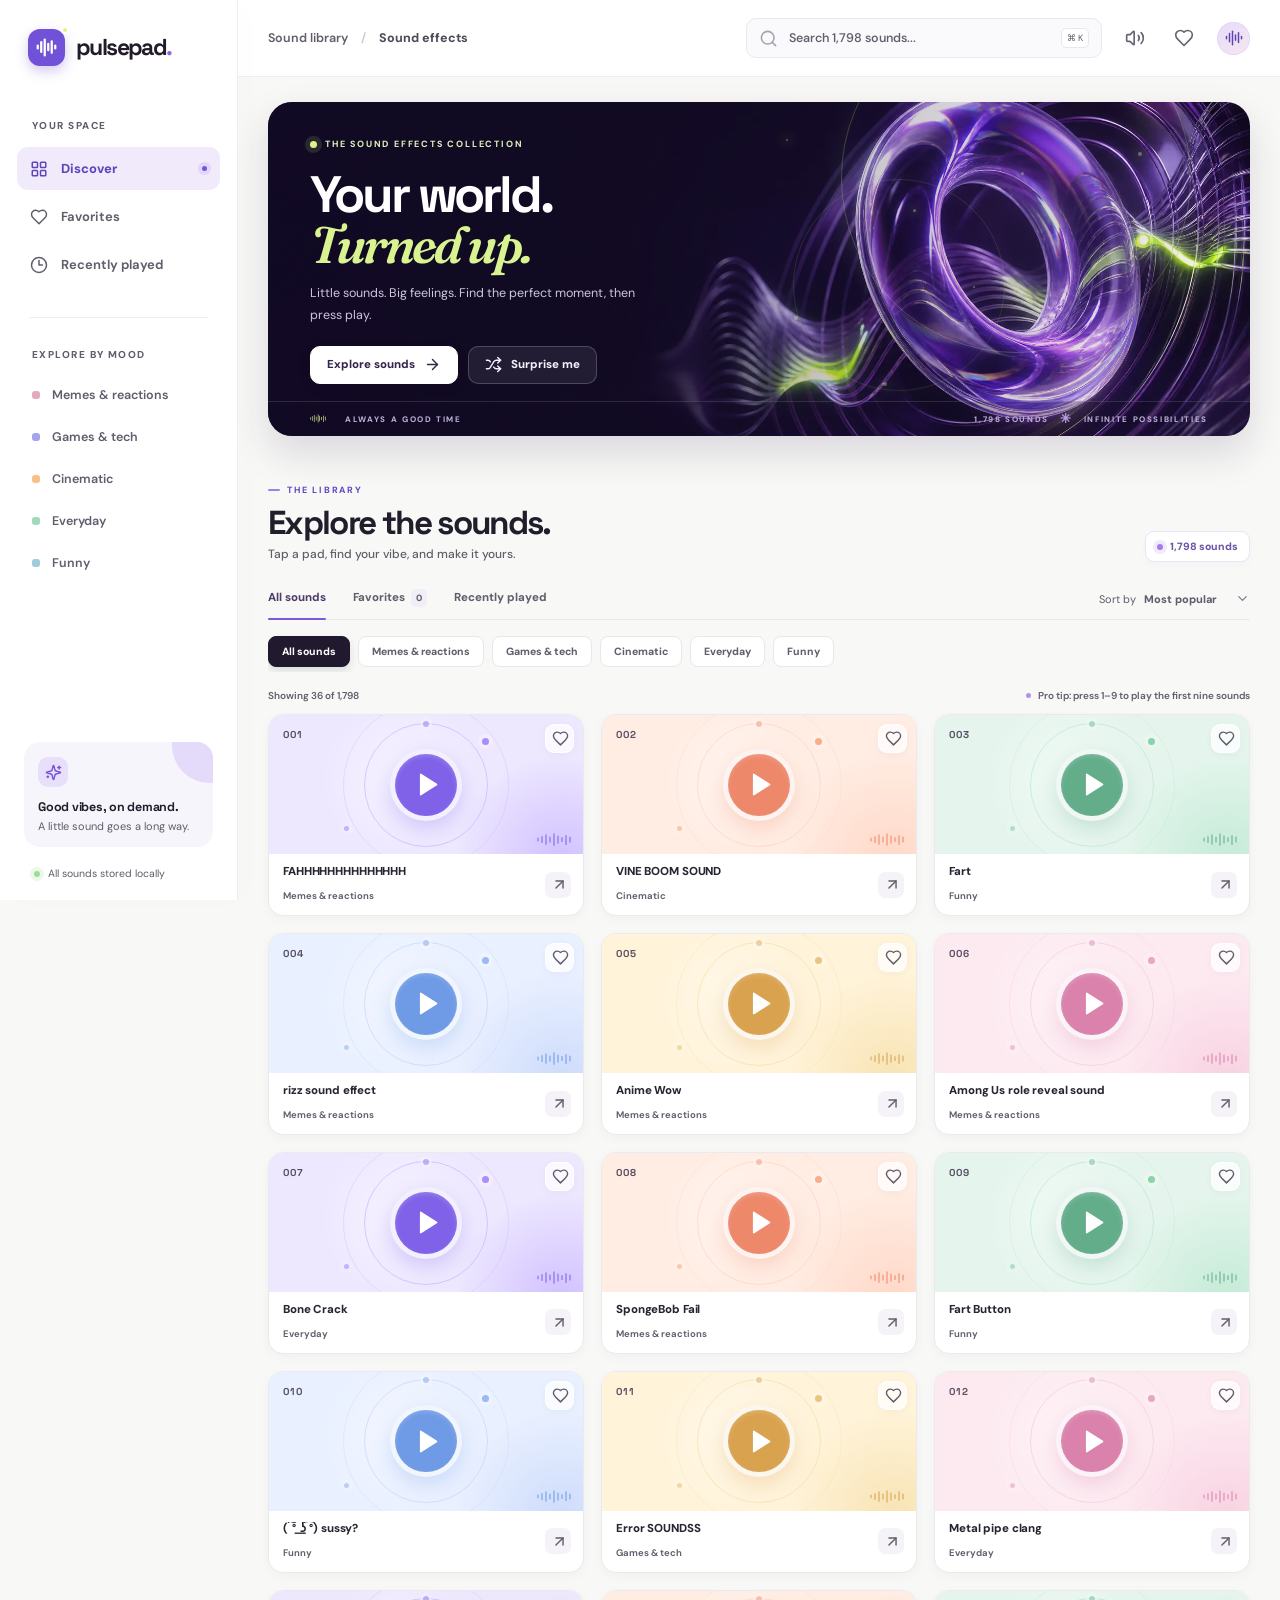
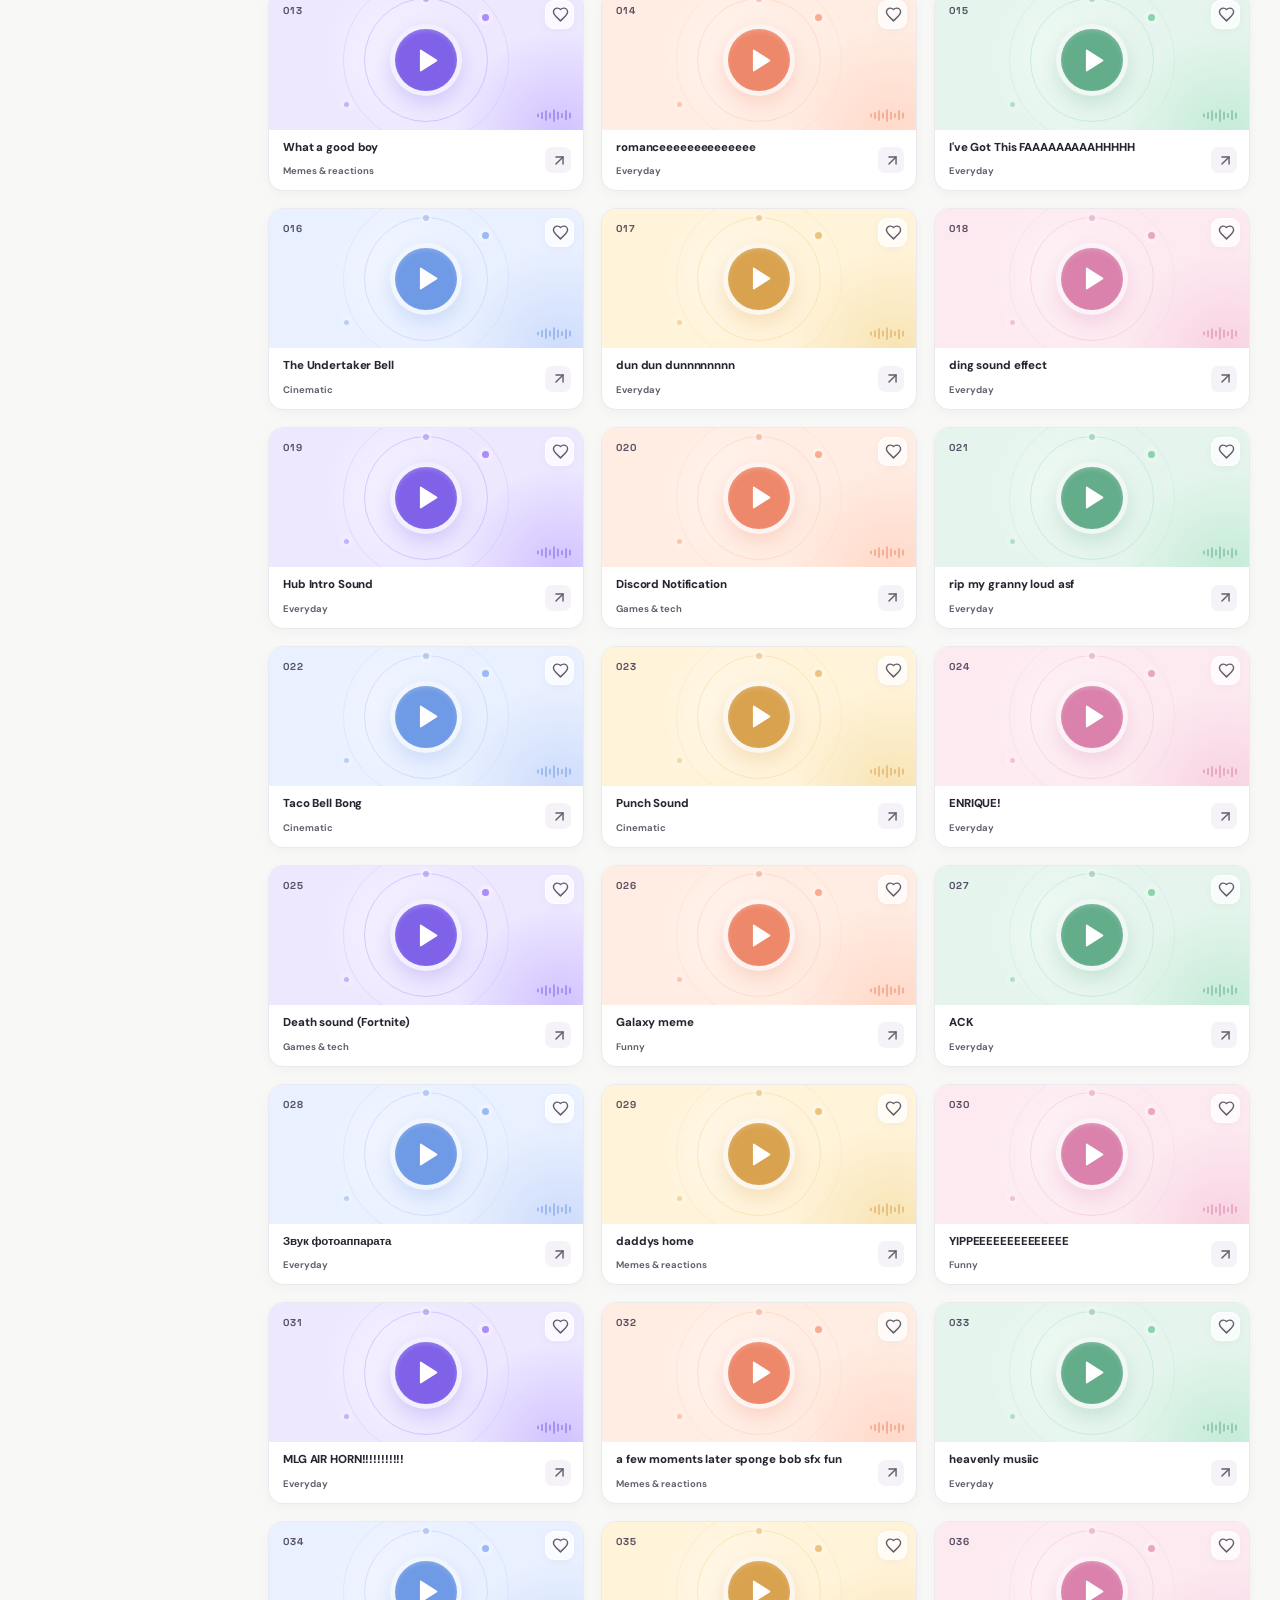
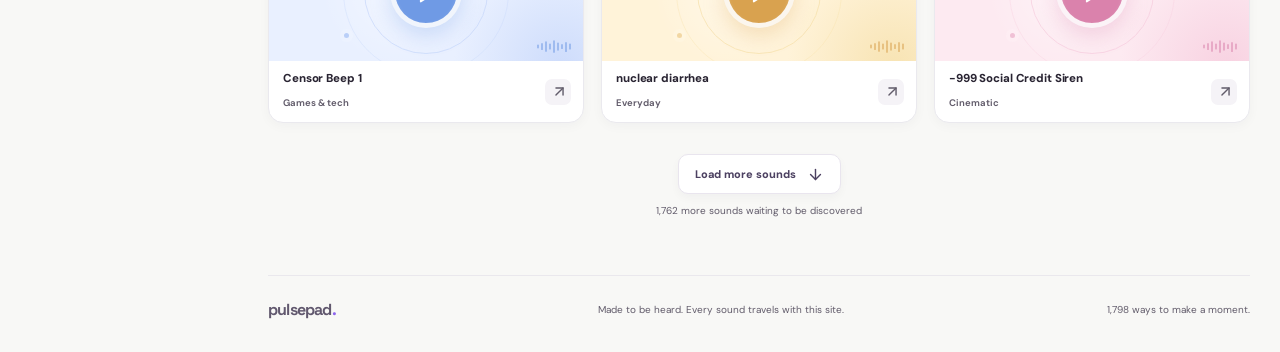
<file: index.html>
<!doctype html>
<html lang="en">
  <head>
    <meta charset="UTF-8" />
    <meta name="viewport" content="width=device-width, initial-scale=1" />
    <meta name="theme-color" content="#f8f8f6" />
    <meta name="description" content="Pulsepad is an animated, offline-ready soundboard with 1,798 locally bundled effects." />
    <link rel="icon" type="image/svg+xml" href="./media/icon.svg" />
    <link rel="canonical" href="https://pulsepad.app/" />
    <meta property="og:type" content="website" />
    <meta property="og:site_name" content="Pulsepad" />
    <meta property="og:url" content="https://pulsepad.app/" />
    <meta property="og:title" content="Pulsepad — Instant Sound Effects" />
    <meta property="og:description" content="Your world. Turned up. 1,798 instant sound effects — tap a pad and press play." />
    <meta property="og:image" content="https://pulsepad.app/media/og-image.jpg" />
    <meta property="og:image:type" content="image/jpeg" />
    <meta property="og:image:width" content="1200" />
    <meta property="og:image:height" content="630" />
    <meta property="og:image:alt" content="Pulsepad — Your world. Turned up. The sound effects collection." />
    <meta name="twitter:card" content="summary_large_image" />
    <meta name="twitter:title" content="Pulsepad — Instant Sound Effects" />
    <meta name="twitter:description" content="Your world. Turned up. 1,798 instant sound effects — tap a pad and press play." />
    <meta name="twitter:image" content="https://pulsepad.app/media/og-image.jpg" />
    <link rel="preload" as="image" href="./media/hero.webp" fetchpriority="high" />
    <link rel="stylesheet" href="./style.css" />
    <title>Pulsepad — Instant Sound Effects</title>
    <script defer src="./app.js"></script>
  </head>
  <body>
    <div id="root"><div class="app-shell"><a class="skip-link" href="#library-title">Skip to sound library</a><aside id="mobile-navigation" class="sidebar"><button class="brand" type="button" aria-label="Pulsepad home"><span class="brand-mark"><svg xmlns="http://www.w3.org/2000/svg" width="21" height="21" viewBox="0 0 24 24" fill="none" stroke="currentColor" stroke-width="2.6" stroke-linecap="round" stroke-linejoin="round" class="lucide lucide-audio-lines"><path d="M2 10v3"></path><path d="M6 6v11"></path><path d="M10 3v18"></path><path d="M14 8v7"></path><path d="M18 5v13"></path><path d="M22 10v3"></path></svg></span><span>pulsepad<span class="brand-period">.</span></span></button><div class="sidebar-body"><div class="nav-label">YOUR SPACE</div><nav class="side-nav" aria-label="Main navigation"><button class="nav-item selected" type="button"><svg xmlns="http://www.w3.org/2000/svg" width="18" height="18" viewBox="0 0 24 24" fill="none" stroke="currentColor" stroke-width="2" stroke-linecap="round" stroke-linejoin="round" class="lucide lucide-layout-grid"><rect width="7" height="7" x="3" y="3" rx="1"></rect><rect width="7" height="7" x="14" y="3" rx="1"></rect><rect width="7" height="7" x="14" y="14" rx="1"></rect><rect width="7" height="7" x="3" y="14" rx="1"></rect></svg><span>Discover</span><span class="nav-active-dot"></span></button><button class="nav-item" type="button"><svg xmlns="http://www.w3.org/2000/svg" width="18" height="18" viewBox="0 0 24 24" fill="none" stroke="currentColor" stroke-width="2" stroke-linecap="round" stroke-linejoin="round" class="lucide lucide-heart"><path d="M19 14c1.49-1.46 3-3.21 3-5.5A5.5 5.5 0 0 0 16.5 3c-1.76 0-3 .5-4.5 2-1.5-1.5-2.74-2-4.5-2A5.5 5.5 0 0 0 2 8.5c0 2.3 1.5 4.05 3 5.5l7 7Z"></path></svg><span>Favorites</span></button><button class="nav-item" type="button"><svg xmlns="http://www.w3.org/2000/svg" width="18" height="18" viewBox="0 0 24 24" fill="none" stroke="currentColor" stroke-width="2" stroke-linecap="round" stroke-linejoin="round" class="lucide lucide-clock3"><circle cx="12" cy="12" r="10"></circle><polyline points="12 6 12 12 16.5 12"></polyline></svg><span>Recently played</span></button></nav><div class="nav-divider"></div><div class="nav-label">EXPLORE BY MOOD</div><nav class="category-nav" aria-label="Sound categories"><button type="button" class="category-nav-item"><span class="category-dot category-dot-0"></span>Memes &amp; reactions</button><button type="button" class="category-nav-item"><span class="category-dot category-dot-1"></span>Games &amp; tech</button><button type="button" class="category-nav-item"><span class="category-dot category-dot-2"></span>Cinematic</button><button type="button" class="category-nav-item"><span class="category-dot category-dot-3"></span>Everyday</button><button type="button" class="category-nav-item"><span class="category-dot category-dot-4"></span>Funny</button></nav></div><div class="sidebar-bottom"><div class="sidebar-note"><span class="note-spark"><svg xmlns="http://www.w3.org/2000/svg" width="17" height="17" viewBox="0 0 24 24" fill="none" stroke="currentColor" stroke-width="2" stroke-linecap="round" stroke-linejoin="round" class="lucide lucide-sparkles"><path d="M9.937 15.5A2 2 0 0 0 8.5 14.063l-6.135-1.582a.5.5 0 0 1 0-.962L8.5 9.936A2 2 0 0 0 9.937 8.5l1.582-6.135a.5.5 0 0 1 .963 0L14.063 8.5A2 2 0 0 0 15.5 9.937l6.135 1.581a.5.5 0 0 1 0 .964L15.5 14.063a2 2 0 0 0-1.437 1.437l-1.582 6.135a.5.5 0 0 1-.963 0z"></path><path d="M20 3v4"></path><path d="M22 5h-4"></path><path d="M4 17v2"></path><path d="M5 18H3"></path></svg></span><strong>Good vibes, on demand.</strong><p>A little sound goes a long way.</p></div><span class="source-credit"><span class="offline-dot"></span> All sounds stored locally</span></div></aside><div class="main-column"><header class="topbar"><div class="topbar-left"><button class="mobile-menu icon-button" type="button" aria-label="Open navigation" aria-controls="mobile-navigation" aria-expanded="false"><svg xmlns="http://www.w3.org/2000/svg" width="22" height="22" viewBox="0 0 24 24" fill="none" stroke="currentColor" stroke-width="2" stroke-linecap="round" stroke-linejoin="round" class="lucide lucide-menu"><line x1="4" x2="20" y1="12" y2="12"></line><line x1="4" x2="20" y1="6" y2="6"></line><line x1="4" x2="20" y1="18" y2="18"></line></svg></button><span class="mobile-brand">pulsepad<span>.</span></span><span class="breadcrumb">Sound library <span>/</span> <strong>Sound effects</strong></span></div><div class="topbar-right"><label class="search-box"><svg xmlns="http://www.w3.org/2000/svg" width="19" height="19" viewBox="0 0 24 24" fill="none" stroke="currentColor" stroke-width="2" stroke-linecap="round" stroke-linejoin="round" class="lucide lucide-search"><circle cx="11" cy="11" r="8"></circle><path d="m21 21-4.3-4.3"></path></svg><input placeholder="Search 1,798 sounds..." aria-label="Search sounds" value=""/><kbd>⌘ K</kbd></label><div class="volume-wrap"><button class="top-icon-button" type="button" aria-label="Adjust volume" title="Adjust volume"><svg xmlns="http://www.w3.org/2000/svg" width="20" height="20" viewBox="0 0 24 24" fill="none" stroke="currentColor" stroke-width="2" stroke-linecap="round" stroke-linejoin="round" class="lucide lucide-volume2"><path d="M11 4.702a.705.705 0 0 0-1.203-.498L6.413 7.587A1.4 1.4 0 0 1 5.416 8H3a1 1 0 0 0-1 1v6a1 1 0 0 0 1 1h2.416a1.4 1.4 0 0 1 .997.413l3.383 3.384A.705.705 0 0 0 11 19.298z"></path><path d="M16 9a5 5 0 0 1 0 6"></path><path d="M19.364 18.364a9 9 0 0 0 0-12.728"></path></svg></button></div><button class="top-icon-button top-heart" type="button" aria-label="View favorites" title="Favorites"><svg xmlns="http://www.w3.org/2000/svg" width="20" height="20" viewBox="0 0 24 24" fill="none" stroke="currentColor" stroke-width="2" stroke-linecap="round" stroke-linejoin="round" class="lucide lucide-heart"><path d="M19 14c1.49-1.46 3-3.21 3-5.5A5.5 5.5 0 0 0 16.5 3c-1.76 0-3 .5-4.5 2-1.5-1.5-2.74-2-4.5-2A5.5 5.5 0 0 0 2 8.5c0 2.3 1.5 4.05 3 5.5l7 7Z"></path></svg></button><span class="header-avatar" aria-hidden="true"><svg xmlns="http://www.w3.org/2000/svg" width="18" height="18" viewBox="0 0 24 24" fill="none" stroke="currentColor" stroke-width="2" stroke-linecap="round" stroke-linejoin="round" class="lucide lucide-audio-lines"><path d="M2 10v3"></path><path d="M6 6v11"></path><path d="M10 3v18"></path><path d="M14 8v7"></path><path d="M18 5v13"></path><path d="M22 10v3"></path></svg></span></div></header><main class="content"><section class="hero" aria-labelledby="hero-heading"><div class="hero-motion" aria-hidden="true"><span class="hero-orbit hero-orbit-one"></span><span class="hero-orbit hero-orbit-two"></span><span class="hero-particle hero-particle-1"></span><span class="hero-particle hero-particle-2"></span><span class="hero-particle hero-particle-3"></span><span class="hero-particle hero-particle-4"></span><span class="hero-particle hero-particle-5"></span><span class="hero-particle hero-particle-6"></span><span class="hero-particle hero-particle-7"></span><span class="hero-particle hero-particle-8"></span><span class="hero-particle hero-particle-9"></span></div><div class="hero-inner"><span class="hero-eyebrow"><span class="eyebrow-pulse"></span> THE SOUND EFFECTS COLLECTION</span><h1 id="hero-heading">Your world.<br/><em>Turned up.</em></h1><p>Little sounds. Big feelings. Find the perfect moment, then press play.</p><div class="hero-actions"><button class="hero-primary" type="button">Explore sounds <svg xmlns="http://www.w3.org/2000/svg" width="17" height="17" viewBox="0 0 24 24" fill="none" stroke="currentColor" stroke-width="2" stroke-linecap="round" stroke-linejoin="round" class="lucide lucide-arrow-right"><path d="M5 12h14"></path><path d="m12 5 7 7-7 7"></path></svg></button><button class="hero-secondary" type="button"><svg xmlns="http://www.w3.org/2000/svg" width="17" height="17" viewBox="0 0 24 24" fill="none" stroke="currentColor" stroke-width="2" stroke-linecap="round" stroke-linejoin="round" class="lucide lucide-shuffle"><path d="m18 14 4 4-4 4"></path><path d="m18 2 4 4-4 4"></path><path d="M2 18h1.973a4 4 0 0 0 3.3-1.7l5.454-8.6a4 4 0 0 1 3.3-1.7H22"></path><path d="M2 6h1.972a4 4 0 0 1 3.6 2.2"></path><path d="M22 18h-6.041a4 4 0 0 1-3.3-1.8l-.359-.45"></path></svg> Surprise me</button></div></div><div class="hero-footer"><span><span class="wave-bars wave-bars-small" aria-hidden="true"><span style="height:7px;animation-delay:0ms"></span><span style="height:13px;animation-delay:65ms"></span><span style="height:19px;animation-delay:130ms"></span><span style="height:11px;animation-delay:195ms"></span><span style="height:23px;animation-delay:260ms"></span><span style="height:15px;animation-delay:325ms"></span><span style="height:9px;animation-delay:390ms"></span><span style="height:18px;animation-delay:455ms"></span><span style="height:11px;animation-delay:520ms"></span></span> ALWAYS A GOOD TIME</span><span>1,798<!-- --> SOUNDS <span class="hero-footer-star">✳</span> INFINITE POSSIBILITIES</span></div></section><section class="library-section" aria-labelledby="library-title"><div class="section-heading"><div><span class="section-kicker"><span class="kicker-dash"></span> THE LIBRARY</span><h2 id="library-title" tabindex="-1">Explore the sounds.</h2><p>Tap a pad, find your vibe, and make it yours.</p></div><div class="library-count"><span class="count-glow"></span>1,798<!-- --> <!-- -->sounds</div></div><div class="library-toolbar"><div class="view-tabs" role="tablist" aria-label="Library view"><button role="tab" aria-selected="true" class="tab active" type="button">All sounds</button><button role="tab" aria-selected="false" class="tab" type="button">Favorites <span>0</span></button><button role="tab" aria-selected="false" class="tab" type="button">Recently played</button></div><label class="sort-wrap"><span>Sort by</span><select aria-label="Sort sounds"><option value="popular" selected="">Most popular</option><option value="az">Name A–Z</option><option value="za">Name Z–A</option><option value="newest">Last pages first</option></select><svg xmlns="http://www.w3.org/2000/svg" width="15" height="15" viewBox="0 0 24 24" fill="none" stroke="currentColor" stroke-width="2" stroke-linecap="round" stroke-linejoin="round" class="lucide lucide-chevron-down"><path d="m6 9 6 6 6-6"></path></svg></label></div><div class="filter-row" aria-label="Filter by sound type"><button class="filter-chip filter-active" type="button">All sounds</button><button class="filter-chip" type="button">Memes &amp; reactions</button><button class="filter-chip" type="button">Games &amp; tech</button><button class="filter-chip" type="button">Cinematic</button><button class="filter-chip" type="button">Everyday</button><button class="filter-chip" type="button">Funny</button></div><div class="results-meta"><span>Showing <!-- -->4<!-- --> of <!-- -->1,798</span><span><span class="shortcut-dot"></span> Pro tip: press 1–9 to play the first nine sounds</span></div><div class="sound-grid"><article class="sound-card" style="--art-bg:#eee8ff;--art-ink:#8062e9;--art-ring:#c6b4ff;--art-dot:#ab8cfc;--card-delay:0ms"><div class="sound-art"><span class="card-index">001</span><button class="favorite-btn" type="button" aria-label="Add FAHHHHHHHHHHHHHH to favorites" title="Add to favorites"><svg xmlns="http://www.w3.org/2000/svg" width="17" height="17" viewBox="0 0 24 24" fill="none" stroke="currentColor" stroke-width="2" stroke-linecap="round" stroke-linejoin="round" class="lucide lucide-heart"><path d="M19 14c1.49-1.46 3-3.21 3-5.5A5.5 5.5 0 0 0 16.5 3c-1.76 0-3 .5-4.5 2-1.5-1.5-2.74-2-4.5-2A5.5 5.5 0 0 0 2 8.5c0 2.3 1.5 4.05 3 5.5l7 7Z"></path></svg></button><div class="art-orbit orbit-one" aria-hidden="true"></div><div class="art-orbit orbit-two" aria-hidden="true"></div><div class="art-speck speck-one" aria-hidden="true"></div><div class="art-speck speck-two" aria-hidden="true"></div><div class="art-glint" aria-hidden="true"></div><button class="sound-play" type="button" aria-label="Play FAHHHHHHHHHHHHHH" title="Play FAHHHHHHHHHHHHHH"><svg xmlns="http://www.w3.org/2000/svg" width="27" height="27" viewBox="0 0 24 24" fill="currentColor" stroke="currentColor" stroke-width="1.5" stroke-linecap="round" stroke-linejoin="round" class="lucide lucide-play play-symbol"><polygon points="6 3 20 12 6 21 6 3"></polygon></svg></button><span class="art-bottom-wave" aria-hidden="true"><span class="wave-bars wave-bars-small" aria-hidden="true"><span style="height:7px;animation-delay:0ms"></span><span style="height:13px;animation-delay:65ms"></span><span style="height:19px;animation-delay:130ms"></span><span style="height:11px;animation-delay:195ms"></span><span style="height:23px;animation-delay:260ms"></span><span style="height:15px;animation-delay:325ms"></span><span style="height:9px;animation-delay:390ms"></span><span style="height:18px;animation-delay:455ms"></span><span style="height:11px;animation-delay:520ms"></span></span></span></div><div class="card-info"><div class="card-text"><h3 title="FAHHHHHHHHHHHHHH">FAHHHHHHHHHHHHHH</h3><span>Memes &amp; reactions</span></div><button class="card-share" type="button" aria-label="Share FAHHHHHHHHHHHHHH" title="Copy sound link"><svg xmlns="http://www.w3.org/2000/svg" width="17" height="17" viewBox="0 0 24 24" fill="none" stroke="currentColor" stroke-width="2" stroke-linecap="round" stroke-linejoin="round" class="lucide lucide-arrow-up-right"><path d="M7 7h10v10"></path><path d="M7 17 17 7"></path></svg></button></div></article><article class="sound-card" style="--art-bg:#ffece2;--art-ink:#ee886a;--art-ring:#ffd2bf;--art-dot:#faad8e;--card-delay:28ms"><div class="sound-art"><span class="card-index">002</span><button class="favorite-btn" type="button" aria-label="Add VINE BOOM SOUND to favorites" title="Add to favorites"><svg xmlns="http://www.w3.org/2000/svg" width="17" height="17" viewBox="0 0 24 24" fill="none" stroke="currentColor" stroke-width="2" stroke-linecap="round" stroke-linejoin="round" class="lucide lucide-heart"><path d="M19 14c1.49-1.46 3-3.21 3-5.5A5.5 5.5 0 0 0 16.5 3c-1.76 0-3 .5-4.5 2-1.5-1.5-2.74-2-4.5-2A5.5 5.5 0 0 0 2 8.5c0 2.3 1.5 4.05 3 5.5l7 7Z"></path></svg></button><div class="art-orbit orbit-one" aria-hidden="true"></div><div class="art-orbit orbit-two" aria-hidden="true"></div><div class="art-speck speck-one" aria-hidden="true"></div><div class="art-speck speck-two" aria-hidden="true"></div><div class="art-glint" aria-hidden="true"></div><button class="sound-play" type="button" aria-label="Play VINE BOOM SOUND" title="Play VINE BOOM SOUND"><svg xmlns="http://www.w3.org/2000/svg" width="27" height="27" viewBox="0 0 24 24" fill="currentColor" stroke="currentColor" stroke-width="1.5" stroke-linecap="round" stroke-linejoin="round" class="lucide lucide-play play-symbol"><polygon points="6 3 20 12 6 21 6 3"></polygon></svg></button><span class="art-bottom-wave" aria-hidden="true"><span class="wave-bars wave-bars-small" aria-hidden="true"><span style="height:7px;animation-delay:0ms"></span><span style="height:13px;animation-delay:65ms"></span><span style="height:19px;animation-delay:130ms"></span><span style="height:11px;animation-delay:195ms"></span><span style="height:23px;animation-delay:260ms"></span><span style="height:15px;animation-delay:325ms"></span><span style="height:9px;animation-delay:390ms"></span><span style="height:18px;animation-delay:455ms"></span><span style="height:11px;animation-delay:520ms"></span></span></span></div><div class="card-info"><div class="card-text"><h3 title="VINE BOOM SOUND">VINE BOOM SOUND</h3><span>Cinematic</span></div><button class="card-share" type="button" aria-label="Share VINE BOOM SOUND" title="Copy sound link"><svg xmlns="http://www.w3.org/2000/svg" width="17" height="17" viewBox="0 0 24 24" fill="none" stroke="currentColor" stroke-width="2" stroke-linecap="round" stroke-linejoin="round" class="lucide lucide-arrow-up-right"><path d="M7 7h10v10"></path><path d="M7 17 17 7"></path></svg></button></div></article><article class="sound-card" style="--art-bg:#e5f5ed;--art-ink:#64ad8b;--art-ring:#b9e8cf;--art-dot:#8bd3aa;--card-delay:56ms"><div class="sound-art"><span class="card-index">003</span><button class="favorite-btn" type="button" aria-label="Add Fart to favorites" title="Add to favorites"><svg xmlns="http://www.w3.org/2000/svg" width="17" height="17" viewBox="0 0 24 24" fill="none" stroke="currentColor" stroke-width="2" stroke-linecap="round" stroke-linejoin="round" class="lucide lucide-heart"><path d="M19 14c1.49-1.46 3-3.21 3-5.5A5.5 5.5 0 0 0 16.5 3c-1.76 0-3 .5-4.5 2-1.5-1.5-2.74-2-4.5-2A5.5 5.5 0 0 0 2 8.5c0 2.3 1.5 4.05 3 5.5l7 7Z"></path></svg></button><div class="art-orbit orbit-one" aria-hidden="true"></div><div class="art-orbit orbit-two" aria-hidden="true"></div><div class="art-speck speck-one" aria-hidden="true"></div><div class="art-speck speck-two" aria-hidden="true"></div><div class="art-glint" aria-hidden="true"></div><button class="sound-play" type="button" aria-label="Play Fart" title="Play Fart"><svg xmlns="http://www.w3.org/2000/svg" width="27" height="27" viewBox="0 0 24 24" fill="currentColor" stroke="currentColor" stroke-width="1.5" stroke-linecap="round" stroke-linejoin="round" class="lucide lucide-play play-symbol"><polygon points="6 3 20 12 6 21 6 3"></polygon></svg></button><span class="art-bottom-wave" aria-hidden="true"><span class="wave-bars wave-bars-small" aria-hidden="true"><span style="height:7px;animation-delay:0ms"></span><span style="height:13px;animation-delay:65ms"></span><span style="height:19px;animation-delay:130ms"></span><span style="height:11px;animation-delay:195ms"></span><span style="height:23px;animation-delay:260ms"></span><span style="height:15px;animation-delay:325ms"></span><span style="height:9px;animation-delay:390ms"></span><span style="height:18px;animation-delay:455ms"></span><span style="height:11px;animation-delay:520ms"></span></span></span></div><div class="card-info"><div class="card-text"><h3 title="Fart">Fart</h3><span>Funny</span></div><button class="card-share" type="button" aria-label="Share Fart" title="Copy sound link"><svg xmlns="http://www.w3.org/2000/svg" width="17" height="17" viewBox="0 0 24 24" fill="none" stroke="currentColor" stroke-width="2" stroke-linecap="round" stroke-linejoin="round" class="lucide lucide-arrow-up-right"><path d="M7 7h10v10"></path><path d="M7 17 17 7"></path></svg></button></div></article><article class="sound-card" style="--art-bg:#e9f0ff;--art-ink:#6f9ae5;--art-ring:#c4d5fa;--art-dot:#9bbaf4;--card-delay:84ms"><div class="sound-art"><span class="card-index">004</span><button class="favorite-btn" type="button" aria-label="Add rizz sound effect to favorites" title="Add to favorites"><svg xmlns="http://www.w3.org/2000/svg" width="17" height="17" viewBox="0 0 24 24" fill="none" stroke="currentColor" stroke-width="2" stroke-linecap="round" stroke-linejoin="round" class="lucide lucide-heart"><path d="M19 14c1.49-1.46 3-3.21 3-5.5A5.5 5.5 0 0 0 16.5 3c-1.76 0-3 .5-4.5 2-1.5-1.5-2.74-2-4.5-2A5.5 5.5 0 0 0 2 8.5c0 2.3 1.5 4.05 3 5.5l7 7Z"></path></svg></button><div class="art-orbit orbit-one" aria-hidden="true"></div><div class="art-orbit orbit-two" aria-hidden="true"></div><div class="art-speck speck-one" aria-hidden="true"></div><div class="art-speck speck-two" aria-hidden="true"></div><div class="art-glint" aria-hidden="true"></div><button class="sound-play" type="button" aria-label="Play rizz sound effect" title="Play rizz sound effect"><svg xmlns="http://www.w3.org/2000/svg" width="27" height="27" viewBox="0 0 24 24" fill="currentColor" stroke="currentColor" stroke-width="1.5" stroke-linecap="round" stroke-linejoin="round" class="lucide lucide-play play-symbol"><polygon points="6 3 20 12 6 21 6 3"></polygon></svg></button><span class="art-bottom-wave" aria-hidden="true"><span class="wave-bars wave-bars-small" aria-hidden="true"><span style="height:7px;animation-delay:0ms"></span><span style="height:13px;animation-delay:65ms"></span><span style="height:19px;animation-delay:130ms"></span><span style="height:11px;animation-delay:195ms"></span><span style="height:23px;animation-delay:260ms"></span><span style="height:15px;animation-delay:325ms"></span><span style="height:9px;animation-delay:390ms"></span><span style="height:18px;animation-delay:455ms"></span><span style="height:11px;animation-delay:520ms"></span></span></span></div><div class="card-info"><div class="card-text"><h3 title="rizz sound effect">rizz sound effect</h3><span>Memes &amp; reactions</span></div><button class="card-share" type="button" aria-label="Share rizz sound effect" title="Copy sound link"><svg xmlns="http://www.w3.org/2000/svg" width="17" height="17" viewBox="0 0 24 24" fill="none" stroke="currentColor" stroke-width="2" stroke-linecap="round" stroke-linejoin="round" class="lucide lucide-arrow-up-right"><path d="M7 7h10v10"></path><path d="M7 17 17 7"></path></svg></button></div></article></div></section><footer class="site-footer"><span class="footer-brand">pulsepad<span>.</span></span><span>Made to be heard. Every sound travels with this site.</span><span>1,798<!-- --> ways to make a moment.</span></footer></main></div><span class="sr-only" aria-live="polite"></span></div><section aria-label="Notifications alt+T" tabindex="-1" aria-live="polite" aria-relevant="additions text" aria-atomic="false" data-react-aria-top-layer="true"></section></div>
  </body>
</html>
</file>
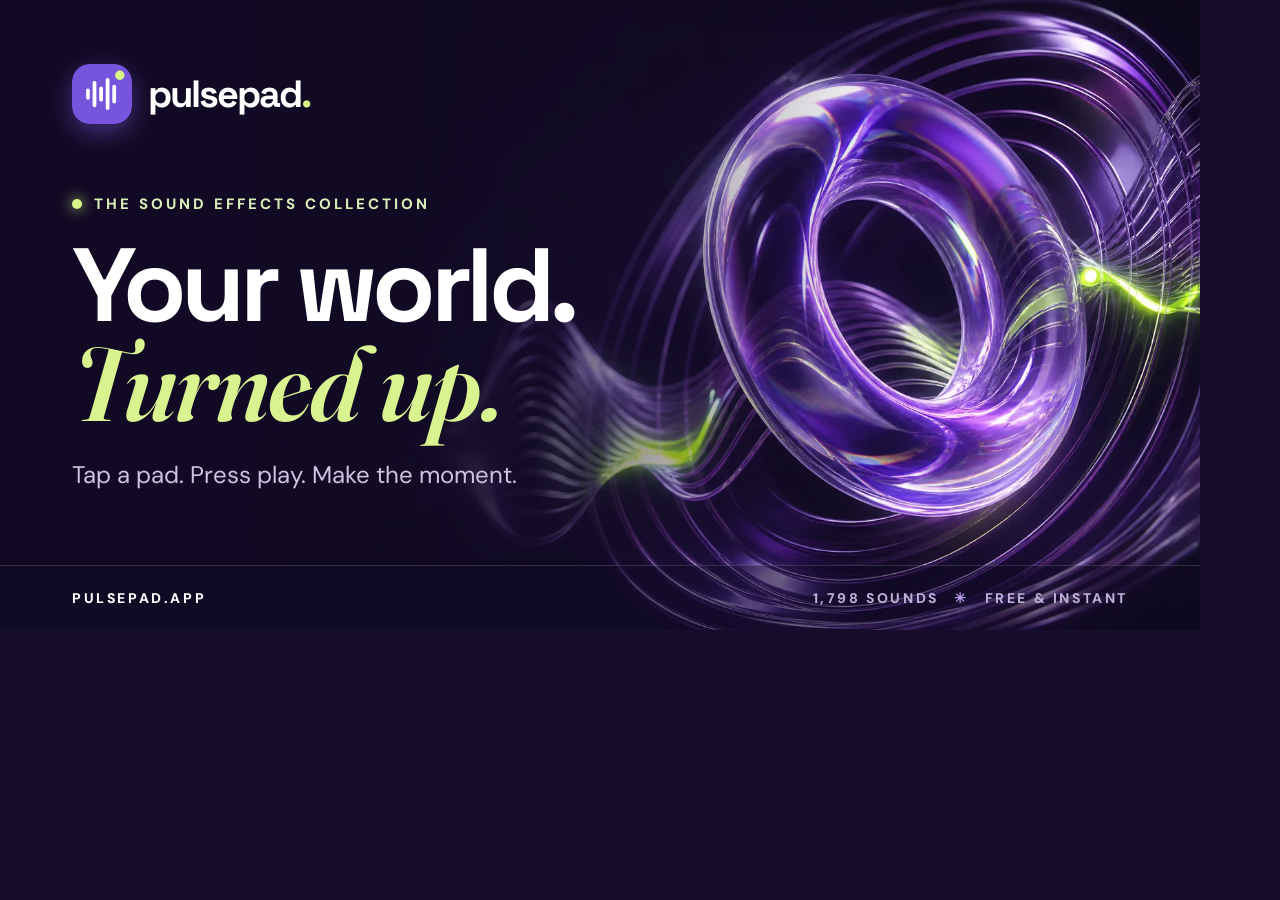
<file: media/og-source.html>
<!doctype html>
<html><head><meta charset="utf-8">
<style>
@font-face { font-family: "DM Sans"; src: url("./dm-sans.woff2") format("woff2"); font-weight: 400 800; }
@font-face { font-family: "Space Grotesk"; src: url("./space-grotesk.woff2") format("woff2"); font-weight: 400 700; }
@font-face { font-family: "Fraunces"; src: url("./fraunces-italic.woff2") format("woff2"); font-style: italic; font-weight: 600; }
html, body { margin: 0; width: 1200px; height: 630px; overflow: hidden; background: #160d2c; }
.card { position: relative; width: 1200px; height: 630px; color: #fff; font-family: "DM Sans", sans-serif;
  background: #160d2c url('./hero.webp') 72% center / auto 118% no-repeat; }
.card::before { content: ""; position: absolute; inset: 0;
  background: linear-gradient(90deg, rgba(18,10,37,.92) 0%, rgba(18,10,37,.6) 42%, rgba(18,10,37,0) 75%); }
.inner { position: absolute; left: 72px; top: 64px; right: 72px; bottom: 0; }
.brand { display: flex; align-items: center; gap: 16px; font-family: "Space Grotesk"; font-weight: 700; font-size: 38px; letter-spacing: -2px; }
.brand img { width: 60px; height: 60px; border-radius: 18px; box-shadow: 0 8px 24px rgba(118,85,220,.5); }
.brand .dot { color: #d9f588; }
.eyebrow { margin-top: 70px; display: flex; align-items: center; gap: 12px; color: #d9edb8; font-size: 15px; font-weight: 800; letter-spacing: 3px; }
.eyebrow i { width: 10px; height: 10px; border-radius: 50%; background: #d9f588; box-shadow: 0 0 14px #d9f588; }
h1 { font-family: "Space Grotesk"; font-weight: 700; font-size: 104px; line-height: .95; letter-spacing: -5.5px; margin: 22px 0 22px; }
h1 em { font-family: "Fraunces"; font-style: italic; font-weight: 600; color: #d9f391; letter-spacing: -2px; word-spacing: 6px; }
p { margin: 0; font-size: 24px; line-height: 1.5; color: #cdc4e0; max-width: 640px; }
.footer { position: absolute; left: 0; right: 0; bottom: 0; height: 64px; padding: 0 72px; display: flex; justify-content: space-between; align-items: center;
  border-top: 1px solid rgba(255,255,255,.14); background: rgba(17,9,39,.45); font-size: 14px; font-weight: 800; letter-spacing: 2.6px; color: #bcb0d6; }
.footer b { color: #fff; font-weight: 800; }
.footer .star { color: #b99ce9; margin: 0 10px; }
</style></head>
<body><div class="card"><div class="inner">
  <div class="brand"><img src="./icon.svg" alt=""><span>pulsepad<span class="dot">.</span></span></div>
  <div class="eyebrow"><i></i> THE SOUND EFFECTS COLLECTION</div>
  <h1>Your world.<br><em>Turned up.</em></h1>
  <p>Tap a pad. Press play. Make the moment.</p>
</div>
<div class="footer"><span><b>PULSEPAD.APP</b></span><span>1,798 SOUNDS <span class="star">&#10035;</span> FREE &amp; INSTANT</span></div>
</div></body></html>
</file>
<file: style.css>
/* Pulsepad — editorial sound playground */
@font-face { font-family: "DM Sans"; src: url("./media/dm-sans.woff2") format("woff2"); font-style: normal; font-weight: 400 800; font-display: swap; }
@font-face { font-family: "Space Grotesk"; src: url("./media/space-grotesk.woff2") format("woff2"); font-style: normal; font-weight: 400 700; font-display: swap; }
@font-face { font-family: "Fraunces"; src: url("./media/fraunces-italic.woff2") format("woff2"); font-style: italic; font-weight: 600; font-display: swap; }
:root {
  --ink: #211d2b;
  --muted-ink: #898697;
  --subtle-ink: #aaa8b3;
  --canvas: #f8f8f6;
  --violet: #7655dc;
  --violet-deep: #4e319e;
  --lime: #d9f588;
  --line: #ecebf0;
  --ease-out: cubic-bezier(.23, 1, .32, 1);
  --ease-in-out: cubic-bezier(.77, 0, .175, 1);
}

*, *::before, *::after { box-sizing: border-box; }
html { scroll-behavior: smooth; }
body { margin: 0; background: var(--canvas); color: var(--ink); font-family: "DM Sans", sans-serif; -webkit-font-smoothing: antialiased; }
button, input, select { font: inherit; }
button { -webkit-tap-highlight-color: transparent; }
button:active { transform: scale(.97); }
button:focus-visible, a:focus-visible, input:focus-visible, select:focus-visible { outline: 3px solid #6849c2; outline-offset: 3px; }
::selection { background: #d7cbff; color: #261449; }

.app-shell { min-height: 100vh; }
.skip-link { position: fixed; top: 12px; left: 12px; z-index: 100; padding: 10px 14px; border-radius: 9px; background: #211a2f; color: #fff; font-size: 13px; font-weight: 800; text-decoration: none; transform: translateY(-160%); transition: transform .18s var(--ease-out); }
.skip-link:focus-visible { transform: translateY(0); }
.sidebar { position: fixed; inset: 0 auto 0 0; width: 238px; background: #fff; border-right: 1px solid #efedf3; z-index: 40; display: flex; flex-direction: column; padding: 29px 17px 20px; box-shadow: 8px 0 35px rgba(54, 43, 79, .012); }
.brand { display: flex; align-items: center; gap: 11px; width: max-content; padding: 0 11px; background: none; border: 0; color: #211b2a; font-family: "Space Grotesk", sans-serif; font-size: 23px; font-weight: 700; letter-spacing: -1.6px; line-height: 1; transition: transform .18s var(--ease-out); }
.brand:hover { transform: translateY(-2px); }
.brand-mark { width: 37px; height: 37px; border-radius: 12px; background: #7051d7; color: #fff; display: grid; place-items: center; box-shadow: 0 5px 13px rgba(97, 69, 202, .28); position: relative; }
.brand-mark::after { content: ""; position: absolute; width: 8px; height: 8px; background: var(--lime); border: 2px solid white; border-radius: 50%; top: -3px; right: -4px; }
.brand-period, .mobile-brand span, .footer-brand span { color: #8d65ed; }
.sidebar-body { padding-top: 53px; flex: 1; overflow-y: auto; }
.nav-label { color: #aaa7b3; font-size: 10px; font-weight: 800; letter-spacing: 1.45px; padding: 0 15px; margin-bottom: 15px; }
.side-nav, .category-nav { display: flex; flex-direction: column; gap: 5px; }
.nav-item { display: flex; align-items: center; gap: 13px; width: 100%; min-height: 43px; text-align: left; padding: 0 13px; border: 0; background: transparent; color: #797583; border-radius: 11px; font-size: 13px; font-weight: 650; transition: background .18s var(--ease-out), color .18s var(--ease-out), transform .18s var(--ease-out); }
.nav-item:hover { background: #f6f3fd; color: #5e46b2; }
.nav-item.selected { background: #f0eafa; color: #6044bc; font-weight: 750; }
.nav-item svg { flex: 0 0 auto; }
.nav-item span:nth-child(2) { flex: 1; }
.nav-active-dot { width: 5px; height: 5px; border-radius: 50%; background: #7655dc; box-shadow: 0 0 0 4px #e2d7fa; }
.nav-count { font-size: 10px; min-width: 20px; height: 20px; padding: 0 4px; border-radius: 8px; display: grid; place-items: center; color: #76628e; background: #f0eefa; }
.nav-divider { height: 1px; background: #f0eef2; margin: 31px 12px 30px; }
.category-nav-item { display: flex; align-items: center; gap: 12px; width: 100%; min-height: 37px; padding: 0 15px; border: 0; border-radius: 10px; background: none; color: #827e8a; font-size: 12.5px; font-weight: 600; text-align: left; transition: background .18s var(--ease-out), color .18s var(--ease-out); }
.category-nav-item:hover, .category-nav-selected { background: #f7f4fd; color: #5f46b3; }
.category-dot { width: 8px; height: 8px; border-radius: 3px; background: #e5a9be; }
.category-dot-1 { background: #a5a3ed; }.category-dot-2 { background: #fac088; }.category-dot-3 { background: #a1d9bb; }.category-dot-4 { background: #9fcbdc; }
.sidebar-bottom { padding: 10px 7px 0; }
.sidebar-note { background: #f7f5fc; border-radius: 16px; padding: 15px 14px 14px; position: relative; overflow: hidden; }
.sidebar-note::after { content: ""; position: absolute; width: 75px; height: 75px; border-radius: 50%; background: #e4dafa; top: -34px; right: -34px; }
.note-spark { display: flex; align-items: center; justify-content: center; width: 30px; height: 30px; border-radius: 10px; background: #e8dffb; color: #7854d8; margin-bottom: 12px; }
.sidebar-note strong { display: block; font-family: "Space Grotesk", sans-serif; font-size: 12.5px; font-weight: 700; letter-spacing: -.25px; }
.sidebar-note p { color: #9992a8; font-size: 11px; margin: 4px 0 0; }
.source-credit { color: #a39fab; text-decoration: none; display: flex; align-items: center; gap: 3px; font-size: 10.5px; margin: 20px 10px 0; transition: color .17s; }
.source-credit:hover { color: #7256cf; }
.main-column { margin-left: 238px; min-height: 100vh; }
.topbar { height: 77px; padding: 0 36px; display: flex; justify-content: space-between; align-items: center; gap: 22px; background: #fff; border-bottom: 1px solid #eeedf0; }
.topbar-left, .topbar-right { display: flex; align-items: center; }
.topbar-right { gap: 17px; }
.breadcrumb { color: #aaa6b2; font-size: 12.5px; font-weight: 600; white-space: nowrap; }
.breadcrumb span { padding: 0 10px; color: #cbc9d0; }
.breadcrumb strong { color: #504b59; font-weight: 750; }
.search-box { width: clamp(230px, 29vw, 356px); height: 40px; padding: 0 12px; display: flex; align-items: center; gap: 9px; color: #a6a2af; border: 1px solid #eae8ef; background: #faf9fb; border-radius: 10px; transition: border-color .18s, background .18s, box-shadow .18s; }
.search-box:focus-within { border-color: #bba9eb; background: #fff; box-shadow: 0 0 0 3px rgba(139, 104, 214, .09); }
.search-box input { min-width: 0; flex: 1; border: 0; outline: 0; background: none; color: var(--ink); font-size: 12.5px; font-weight: 550; }
.search-box input::placeholder { color: #aaa7b1; }
.search-box kbd { flex: 0 0 auto; border: 1px solid #e9e7ed; background: #fff; color: #a39fac; border-radius: 5px; padding: 3px 5px; font-size: 9px; font-family: "DM Sans", sans-serif; white-space: nowrap; }
.search-box button { border: 0; background: none; padding: 2px; color: #928b9c; display: grid; place-items: center; }
.top-icon-button, .icon-button { border: 0; background: transparent; color: #686273; width: 32px; height: 32px; display: grid; place-items: center; border-radius: 9px; transition: color .18s, background .18s, transform .18s var(--ease-out); }
.top-icon-button:hover, .icon-button:hover { background: #f4f0fb; color: var(--violet); }
.header-avatar { width: 33px; height: 33px; border-radius: 50%; display: grid; place-items: center; color: #6044b6; background: linear-gradient(145deg, #e7dbfb, #f5e8ee); box-shadow: inset 0 0 0 1px #e5d8f9; }
.volume-wrap { position: relative; }
.volume-popover { position: absolute; top: 42px; right: -60px; z-index: 30; padding: 13px 15px; width: 195px; border-radius: 13px; display: flex; gap: 8px; align-items: center; background: white; box-shadow: 0 14px 40px rgba(39, 26, 80, .16); border: 1px solid #eeeaf5; color: #80798e; font-size: 10px; font-weight: 700; transform-origin: top right; animation: pop-in .2s var(--ease-out) both; }
.volume-popover input { width: 75px; accent-color: var(--violet); }
.mobile-menu, .mobile-brand, .mobile-scrim { display: none; }
.content { max-width: 1550px; margin: auto; padding: 29px 36px 32px; }
.hero { min-height: 308px; position: relative; isolation: isolate; overflow: hidden; border-radius: 24px; color: #fff; background: #160d2c url('./media/hero.webp') center / cover no-repeat; box-shadow: 0 17px 38px rgba(52, 36, 81, .15); }
.hero::before { content: ""; position: absolute; inset: 0; z-index: -1; background: linear-gradient(90deg, rgba(18, 10, 37, .75) 0%, rgba(19, 10, 39, .28) 48%, rgba(17, 10, 35, .03) 100%); }
.hero::after { content: ""; z-index: -1; position: absolute; width: 300px; height: 300px; right: 6%; top: -50px; border-radius: 50%; background: radial-gradient(circle, rgba(162, 99, 246, .13), transparent 72%); pointer-events: none; animation: glow-drift 6s var(--ease-in-out) infinite alternate; }
.hero-inner { position: relative; z-index: 1; padding: 36px 42px 52px; max-width: 600px; }
.hero-eyebrow { display: flex; align-items: center; gap: 8px; color: #d9edb8; font-size: 9px; font-weight: 800; letter-spacing: 1.8px; }
.eyebrow-pulse { width: 7px; height: 7px; border-radius: 50%; background: var(--lime); box-shadow: 0 0 0 5px rgba(217, 245, 136, .12); animation: dot-pulse 2.3s infinite; }
.hero h1 { font-family: "Space Grotesk", sans-serif; font-size: clamp(34px, 4vw, 57px); line-height: .98; font-weight: 700; letter-spacing: -3.1px; margin: 20px 0 12px; text-wrap: balance; }
.hero h1 em { color: #d9f391; font-family: "Fraunces", serif; font-weight: 600; letter-spacing: -2.8px; font-style: italic; }
.hero p { font-size: 12.5px; line-height: 1.7; color: #cdc4e0; margin: 0; max-width: 350px; }
.hero-actions { display: flex; align-items: center; gap: 10px; margin-top: 20px; }
.hero-primary, .hero-secondary { height: 38px; display: inline-flex; align-items: center; justify-content: center; gap: 9px; border-radius: 10px; padding: 0 16px; font-size: 11.5px; font-weight: 800; transition: transform .16s var(--ease-out), background .18s, box-shadow .18s; }
.hero-primary { border: 1px solid white; background: white; color: #33264b; box-shadow: 0 4px 12px rgba(0, 0, 0, .1); }
.hero-primary:hover { background: #e9fbbb; box-shadow: 0 8px 20px rgba(17, 7, 43, .2); transform: translateY(-2px); }
.hero-secondary { background: rgba(255,255,255,.08); border: 1px solid rgba(255,255,255,.2); color: #f6f1ff; backdrop-filter: blur(8px); }
.hero-secondary:hover { background: rgba(255,255,255,.18); transform: translateY(-2px); }
.hero-footer { position: absolute; bottom: 0; left: 0; right: 0; height: 35px; padding: 0 42px; display: flex; justify-content: space-between; align-items: center; border-top: 1px solid rgba(255,255,255,.12); background: rgba(17, 9, 39, .25); font-size: 8px; letter-spacing: 1.65px; font-weight: 800; color: #bcb0d6; }
.hero-footer > span { display: flex; align-items: center; gap: 11px; }
.hero-footer .wave-bars { color: #d9f391; transform: scale(.65); transform-origin: left center; width: 24px; }
.hero-footer-star { color: #b99ce9; font-size: 13px; line-height: 0; }
.library-section { padding-top: 39px; scroll-margin-top: 20px; }
.section-heading { display: flex; align-items: end; justify-content: space-between; gap: 15px; }
.section-kicker { color: #8566dc; display: inline-flex; align-items: center; gap: 7px; font-size: 9px; font-weight: 850; letter-spacing: 1.8px; }
.kicker-dash { width: 12px; height: 2px; border-radius: 2px; background: #9c81ea; }
.section-heading h2 { font-family: "Space Grotesk", sans-serif; font-size: clamp(24px, 2.6vw, 34px); font-weight: 700; letter-spacing: -1.65px; line-height: 1.1; margin: 9px 0 5px; }
.section-heading p { color: #9692a0; font-size: 12px; margin: 0; font-weight: 500; }
.library-count { display: flex; align-items: center; gap: 7px; border: 1px solid #eae5f4; background: #fff; color: #6b54a6; padding: 8px 11px; border-radius: 9px; font-size: 10.5px; font-weight: 800; white-space: nowrap; box-shadow: 0 3px 8px rgba(51, 38, 81, .025); }
.count-glow { width: 6px; height: 6px; border-radius: 50%; background: #a47bec; box-shadow: 0 0 0 4px #f2eafb; }
.library-toolbar { margin-top: 28px; display: flex; align-items: center; justify-content: space-between; gap: 16px; border-bottom: 1px solid #e9e8ec; }
.view-tabs { display: flex; align-items: center; gap: 27px; }
.tab { position: relative; padding: 0 0 14px; border: 0; background: none; color: #9994a1; font-size: 11.5px; font-weight: 750; white-space: nowrap; transition: color .17s; }
.tab:hover, .tab.active { color: #4d3c6a; }
.tab.active::after { content: ""; height: 2.5px; position: absolute; bottom: -1px; left: 0; right: 0; border-radius: 5px; background: #7d58db; }
.tab span { font-size: 9px; font-weight: 800; padding: 3px 5px; background: #f1eef7; color: #9a8dae; border-radius: 5px; margin-left: 3px; }
.sort-wrap { align-self: start; display: flex; align-items: center; gap: 5px; padding-top: 1px; font-size: 11px; color: #a29dab; white-space: nowrap; }
.sort-wrap span { margin-right: 3px; }
.sort-wrap select { cursor: pointer; appearance: none; border: 0; background: none; color: #625c6d; font-size: 11px; font-weight: 800; padding-right: 1px; outline-offset: 3px; }
.sort-wrap svg { pointer-events: none; color: #847b95; }
.filter-row { display: flex; gap: 8px; overflow-x: auto; padding: 16px 0 5px; scrollbar-width: none; }
.filter-row::-webkit-scrollbar { display: none; }
.filter-chip { flex: 0 0 auto; border: 1px solid #e9e7ec; background: white; color: #8a8491; padding: 8px 13px; border-radius: 8px; font-size: 10.5px; font-weight: 750; transition: background .18s, color .18s, border-color .18s, transform .18s var(--ease-out); }
.filter-chip:hover { color: #6d50c0; border-color: #cfc3ed; transform: translateY(-1px); }
.filter-chip.filter-active { background: #211a2f; border-color: #211a2f; color: #fff; box-shadow: 0 4px 9px rgba(32, 23, 49, .12); }
.results-meta { display: flex; justify-content: space-between; gap: 15px; margin: 17px 0 12px; color: #a39eaa; font-size: 10px; font-weight: 600; }
.results-meta > span:last-child { display: flex; align-items: center; gap: 7px; }
.shortcut-dot { width: 5px; height: 5px; background: #b391ea; border-radius: 50%; }
.sound-grid { display: grid; grid-template-columns: repeat(4, minmax(0, 1fr)); gap: 17px; }
.sound-card { border: 1px solid #eae9ee; background: white; border-radius: 15px; overflow: hidden; min-width: 0; box-shadow: 0 3px 12px rgba(31, 24, 54, .035); transition: transform .23s var(--ease-out), box-shadow .23s var(--ease-out), border-color .23s var(--ease-out); animation: card-enter .32s var(--ease-out) both; animation-delay: var(--card-delay); }
.sound-card:hover { transform: translateY(-4px); box-shadow: 0 15px 28px rgba(44, 32, 72, .11); border-color: #e4dcef; }
.sound-card:active { transform: translateY(-1px); }
.sound-art { height: 139px; background: var(--art-bg); position: relative; overflow: hidden; display: flex; align-items: center; justify-content: center; isolation: isolate; }
.sound-art::before { content: ""; position: absolute; width: 220px; height: 220px; border-radius: 50%; top: 35px; right: -88px; background: radial-gradient(circle, var(--art-ring), transparent 69%); opacity: .75; z-index: -1; }
.sound-art::after { content: ""; position: absolute; inset: 0; background: radial-gradient(circle at 42% 46%, rgba(255,255,255,.6), transparent 41%); opacity: .75; z-index: -1; }
.card-index { position: absolute; left: 14px; top: 13px; font-family: "Space Grotesk", sans-serif; font-size: 10px; letter-spacing: 1px; font-weight: 800; color: var(--art-ink); opacity: .72; }
.favorite-btn { z-index: 4; position: absolute; top: 9px; right: 9px; border: 1px solid rgba(255,255,255,.9); background: rgba(255,255,255,.74); color: #9b93a7; width: 29px; height: 29px; border-radius: 9px; display: grid; place-items: center; backdrop-filter: blur(7px); box-shadow: 0 2px 8px rgba(43, 26, 72, .04); transition: color .17s, transform .18s var(--ease-out), background .17s; }
.favorite-btn:hover { color: #e16d94; transform: scale(1.08); background: white; }
.favorite-btn.is-favorite { color: #dc668e; background: white; }
.art-orbit { position: absolute; border-radius: 50%; border: 1px solid var(--art-ring); opacity: .65; pointer-events: none; }
.orbit-one { width: 124px; height: 124px; }.orbit-two { width: 166px; height: 166px; opacity: .35; }
.art-speck { position: absolute; border-radius: 50%; background: var(--art-dot); box-shadow: 0 0 0 4px rgba(255,255,255,.2); }
.speck-one { width: 7px; height: 7px; top: 23px; right: 30%; }.speck-two { width: 5px; height: 5px; bottom: 23px; left: 24%; opacity: .6; }
.sound-play { z-index: 2; width: 72px; height: 72px; border-radius: 50%; border: 5px solid rgba(255,255,255,.9); display: grid; place-items: center; color: white; background: var(--art-ink); box-shadow: 0 8px 20px color-mix(in srgb, var(--art-ink) 27%, transparent), inset 0 2px 4px rgba(255,255,255,.18); transition: transform .2s var(--ease-out), box-shadow .2s var(--ease-out); }
.sound-play:hover { transform: scale(1.1); box-shadow: 0 11px 28px color-mix(in srgb, var(--art-ink) 38%, transparent); }
.sound-play:active { transform: scale(.95); }
.play-symbol { margin-left: 3px; }
.art-bottom-wave { position: absolute; bottom: 8px; right: 12px; display: grid; place-items: center; opacity: .52; color: var(--art-ink); }
.sound-card-playing .sound-art { background: color-mix(in srgb, var(--art-bg) 77%, white); }
.sound-card-playing .sound-play { animation: playing-pulse 1.6s ease-in-out infinite; }
.sound-card-playing .orbit-one { animation: orbit-breathe 1.5s ease-in-out infinite; }
.card-info { min-height: 60px; display: flex; justify-content: space-between; gap: 8px; padding: 11px 12px 11px 14px; }
.card-text { min-width: 0; flex: 1; }
.card-text h3 { color: #292432; font-size: 11.5px; line-height: 1.2; font-weight: 800; letter-spacing: -.12px; white-space: nowrap; text-overflow: ellipsis; overflow: hidden; margin: 0 0 4px; }
.card-text > span { color: #a7a2ad; font-size: 9.5px; font-weight: 650; }
.card-share { align-self: center; border: 0; background: #f5f3f7; border-radius: 7px; color: #9b95a3; width: 26px; height: 26px; display: grid; place-items: center; transition: background .18s, color .18s, transform .18s var(--ease-out); }
.card-share:hover { background: #eee5fc; color: #6949c5; transform: translate(1px, -1px); }
.wave-bars { display: inline-flex; gap: 3px; align-items: center; justify-content: center; height: 24px; }
.wave-bars span { width: 3px; background: currentColor; border-radius: 5px; display: inline-block; }
.wave-bars-small { gap: 2px; height: 13px; }
.wave-bars-small span { width: 2px; transform: scaleY(.55); }
.wave-bars-active span { animation: wave-dance .65s ease-in-out infinite alternate; transform-origin: center; }
.load-more-wrap { text-align: center; padding: 31px 0 21px; }
.load-more { display: inline-flex; align-items: center; gap: 11px; background: #fff; color: #4c4161; border: 1px solid #e9e5ee; border-radius: 10px; height: 40px; padding: 0 16px; font-size: 11px; font-weight: 800; box-shadow: 0 4px 10px rgba(41, 30, 64, .035); transition: transform .18s var(--ease-out), box-shadow .18s, border-color .18s; }
.load-more:hover { border-color: #baa8e7; box-shadow: 0 8px 20px rgba(76, 52, 132, .1); transform: translateY(-2px); }
.load-more-wrap p { color: #aaa5b0; font-size: 10px; margin: 10px 0 0; }
.empty-state { text-align: center; padding: 57px 18px 70px; border: 1px dashed #e6e1ee; border-radius: 17px; background: #fff; margin-top: 17px; }
.empty-icon { margin: auto; width: 56px; height: 56px; border-radius: 17px; background: #f0eafa; color: var(--violet); display: grid; place-items: center; }
.empty-state h3 { font-family: "Space Grotesk", sans-serif; font-size: 19px; letter-spacing: -.6px; margin: 18px 0 5px; }
.empty-state p { color: #9791a3; font-size: 12px; margin: 0 auto 19px; }
.empty-state button { border: 0; background: #7454d3; color: #fff; border-radius: 9px; padding: 9px 14px; display: inline-flex; align-items: center; gap: 8px; font-size: 11px; font-weight: 800; }
.site-footer { margin-top: 37px; border-top: 1px solid #eae8ed; padding: 23px 0 0; display: flex; align-items: center; justify-content: space-between; gap: 16px; color: #aaa5b0; font-size: 10px; }
.footer-brand { font-family: "Space Grotesk", sans-serif; color: #61586e; font-size: 16px; font-weight: 700; letter-spacing: -.8px; }
.site-footer a { color: #7d63be; display: inline-flex; align-items: center; gap: 2px; text-decoration: none; }.site-footer a:hover { text-decoration: underline; }
.now-playing { position: fixed; left: calc(238px + 36px); bottom: 21px; right: 36px; max-width: 1400px; min-height: 66px; z-index: 30; display: flex; align-items: center; gap: 12px; padding: 9px 12px 9px 10px; border-radius: 16px; background: rgba(33, 25, 49, .97); box-shadow: 0 18px 46px rgba(35, 23, 59, .27); border: 1px solid rgba(255,255,255,.1); color: white; backdrop-filter: blur(16px); animation: player-rise .25s var(--ease-out) both; }
.player-disc { flex: 0 0 auto; width: 46px; height: 46px; border-radius: 11px; background: #8263df; display: grid; place-items: center; color: #f7f1ff; box-shadow: inset 0 1px 0 rgba(255,255,255,.18); }
.player-title { min-width: 110px; max-width: 180px; flex: 1; display: flex; flex-direction: column; gap: 2px; }
.player-title span { font-size: 8px; font-weight: 800; letter-spacing: 1.15px; color: #c5b0f2; }
.player-title strong { display: block; overflow: hidden; text-overflow: ellipsis; white-space: nowrap; font-family: "Space Grotesk", sans-serif; font-size: 12px; letter-spacing: -.2px; }
.player-progress { flex: 2; display: flex; align-items: center; gap: 9px; color: #c0b7cf; font-size: 9px; font-variant-numeric: tabular-nums; }
.player-progress input { appearance: none; width: 100%; min-width: 30px; height: 4px; border: 0; border-radius: 4px; background: linear-gradient(90deg, #b399f0 var(--progress), #554b65 var(--progress)); cursor: pointer; }
.player-progress input::-webkit-slider-thumb { appearance: none; width: 10px; height: 10px; border-radius: 50%; background: #d9f391; box-shadow: 0 0 0 2px #2e2344; }
.player-progress input::-moz-range-thumb { width: 10px; height: 10px; border: 0; border-radius: 50%; background: #d9f391; }
.player-icon, .player-close { border: 0; color: #c2b9d0; background: none; width: 30px; height: 30px; display: grid; place-items: center; border-radius: 8px; transition: background .18s, color .18s; }
.player-icon:hover, .player-close:hover { background: #4a3c62; color: #fff; }
.player-toggle { flex: 0 0 auto; border: 0; width: 36px; height: 36px; border-radius: 9px; background: #d9f391; color: #2b2040; display: grid; place-items: center; transition: transform .16s var(--ease-out), background .18s; }
.player-toggle:hover { background: #ebffb6; transform: scale(1.06); }
.player-toggle svg { margin-left: 1px; }

@keyframes card-enter { from { opacity: 0; transform: translateY(10px) scale(.985); } to { opacity: 1; transform: translateY(0) scale(1); } }
@keyframes player-rise { from { opacity: 0; transform: translateY(15px) scale(.98); } to { opacity: 1; transform: translateY(0) scale(1); } }
@keyframes pop-in { from { opacity: 0; transform: scale(.95) translateY(-4px); } to { opacity: 1; transform: scale(1) translateY(0); } }
@keyframes dot-pulse { 50% { box-shadow: 0 0 0 8px rgba(217, 245, 136, 0); } }
@keyframes glow-drift { to { transform: translate(-35px, 35px) scale(1.17); opacity: .6; } }
@keyframes playing-pulse { 50% { box-shadow: 0 8px 27px color-mix(in srgb, var(--art-ink) 52%, transparent), 0 0 0 7px rgba(255,255,255,.32); } }
@keyframes orbit-breathe { 50% { transform: scale(1.1); opacity: .3; } }
@keyframes wave-dance { from { transform: scaleY(.42); } to { transform: scaleY(1.12); } }

@media (min-width: 1800px) { .now-playing { left: max(calc(238px + 36px), calc((100vw - 1550px) / 2 + 36px)); right: max(36px, calc((100vw - 1550px) / 2)); } }
@media (max-width: 1290px) { .sound-grid { grid-template-columns: repeat(3, minmax(0, 1fr)); }.content { padding: 25px 30px 32px; }.topbar { padding: 0 30px; }.now-playing { left: 268px; right: 30px; } }
@media (max-width: 1050px) { .sidebar { width: 204px; }.main-column { margin-left: 204px; }.now-playing { left: 234px; }.hero { min-height: 290px; }.hero-inner { padding-left: 34px; }.hero-footer { padding: 0 34px; }.hero h1 { font-size: 46px; }.search-box { width: 230px; } }
@media (max-width: 850px) { .sidebar { transform: translateX(-105%); visibility: hidden; width: 250px; box-shadow: 10px 0 40px rgba(30, 20, 58, .12); transition: transform .25s var(--ease-out), visibility 0s linear .25s; }.sidebar.sidebar-open { transform: translateX(0); visibility: visible; transition: transform .25s var(--ease-out), visibility 0s; }.mobile-scrim { display: block; position: fixed; inset: 0; z-index: 39; background: rgba(32, 22, 51, .28); border: 0; }.main-column { margin-left: 0; }.mobile-menu { display: grid; margin-right: 9px; }.mobile-brand { display: inline; font-family: "Space Grotesk", sans-serif; font-size: 19px; font-weight: 700; letter-spacing: -1px; }.breadcrumb { margin-left: 18px; }.now-playing { left: 24px; right: 24px; }.content { padding: 24px 24px 30px; }.topbar { padding: 0 24px; } }
@media (max-width: 650px) { .topbar { height: 65px; padding: 0 17px; gap: 8px; }.breadcrumb, .top-heart, .header-avatar, .search-box kbd { display: none; }.topbar-right { gap: 5px; flex: 1; justify-content: flex-end; }.search-box { width: min(46vw, 205px); height: 37px; }.content { padding: 16px 16px 25px; }.hero { min-height: 329px; border-radius: 19px; background-position: 62% center; }.hero::before { background: linear-gradient(90deg, rgba(18, 10, 37, .88) 0%, rgba(18, 10, 37, .54) 65%, rgba(18,10,37,.24)); }.hero-inner { padding: 33px 25px 49px; }.hero h1 { font-size: 43px; letter-spacing: -2.5px; }.hero h1 em { letter-spacing: -2.3px; }.hero p { max-width: 250px; font-size: 11.5px; }.hero-footer { padding: 0 25px; }.hero-footer > span:last-child { display: none; }.library-section { padding-top: 32px; }.section-heading h2 { font-size: 28px; }.section-heading p { font-size: 11px; }.library-count { align-self: flex-start; font-size: 10px; padding: 7px 8px; }.view-tabs { gap: 18px; }.tab { font-size: 10px; }.sort-wrap { display: none; }.results-meta > span:last-child { display: none; }.sound-grid { grid-template-columns: repeat(2, minmax(0, 1fr)); gap: 12px; }.sound-art { height: 127px; }.card-info { min-height: 60px; padding: 10px; }.card-text h3 { font-size: 10.5px; }.card-text > span { font-size: 9px; }.site-footer { flex-wrap: wrap; line-height: 1.6; }.site-footer > span:last-child { display: none; }.now-playing { left: 11px; right: 11px; bottom: 11px; min-height: 61px; gap: 8px; }.player-progress { display: none; }.player-title { max-width: none; }.player-icon { display: none; }.player-disc { width: 40px; height: 40px; } }
@media (max-width: 380px) { .mobile-brand { display: none; }.search-box { width: 64vw; }.hero h1 { font-size: 38px; }.hero-actions { gap: 6px; }.hero-primary, .hero-secondary { padding: 0 10px; font-size: 10px; }.sound-play { width: 64px; height: 64px; }.filter-chip { padding: 7px 10px; }.view-tabs { gap: 12px; } }
@media (prefers-reduced-motion: reduce) { html { scroll-behavior: auto; } *, *::before, *::after { animation-duration: .01ms !important; animation-iteration-count: 1 !important; transition-duration: .01ms !important; } }

/* The standalone edition: more expressive, still interruption-friendly motion. */
.hero-motion { position: absolute; inset: 0; overflow: hidden; z-index: 0; pointer-events: none; }
.hero-orbit { position: absolute; border: 1px solid rgba(216, 246, 143, .24); border-radius: 50%; box-shadow: 0 0 30px rgba(204, 245, 136, .07), inset 0 0 30px rgba(187, 133, 255, .05); animation: hero-orbit-drift 9s var(--ease-in-out) infinite alternate; }
.hero-orbit-one { width: 350px; height: 350px; top: -99px; right: 6%; }
.hero-orbit-two { width: 212px; height: 212px; top: 77px; right: 25%; opacity: .5; animation-duration: 11s; animation-direction: alternate-reverse; }
.hero-particle { position: absolute; width: 4px; height: 4px; border-radius: 50%; background: #e6ffa0; box-shadow: 0 0 11px 3px rgba(213, 255, 132, .35); opacity: .35; animation: particle-drift 5s ease-in-out infinite alternate; }
.hero-particle-1 { top: 15%; right: 11%; animation-delay: -.3s; }.hero-particle-2 { top: 32%; right: 34%; animation-delay: -1.7s; width: 3px; height: 3px; }
.hero-particle-3 { top: 76%; right: 17%; animation-delay: -3.4s; }.hero-particle-4 { top: 11%; right: 47%; animation-delay: -2.2s; width: 2px; height: 2px; }
.hero-particle-5 { top: 64%; right: 46%; animation-delay: -4.2s; }.hero-particle-6 { top: 43%; right: 7%; animation-delay: -1.1s; width: 2px; height: 2px; }
.hero-particle-7 { top: 84%; right: 37%; animation-delay: -2.9s; }.hero-particle-8 { top: 21%; right: 23%; animation-delay: -3.8s; width: 3px; height: 3px; }
.hero-particle-9 { top: 55%; right: 28%; animation-delay: -1.9s; width: 2px; height: 2px; }
.hero-eyebrow { animation: hero-reveal .52s var(--ease-out) .03s backwards; }
.hero h1 { animation: hero-reveal .72s var(--ease-out) .10s backwards; }
.hero-inner p { animation: hero-reveal .6s var(--ease-out) .20s backwards; }
.hero-actions { animation: hero-reveal .6s var(--ease-out) .28s backwards; }
.hero-footer { animation: hero-footer-in .7s var(--ease-out) .34s backwards; }
.hero-primary svg, .hero-secondary svg { transition: transform .22s var(--ease-out); }
.hero-primary:hover svg { transform: translateX(4px); }.hero-secondary:hover svg { transform: rotate(24deg) scale(1.13); }
.topbar { animation: topbar-in .48s var(--ease-out) backwards; }
.brand-mark { animation: brand-breathe 4.5s ease-in-out infinite; }
.brand:hover .brand-mark { animation: none; transform: rotate(-8deg) scale(1.08); transition: transform .22s var(--ease-out); }
.nav-item svg, .category-nav-item .category-dot { transition: transform .2s var(--ease-out); }
.nav-item:hover svg { transform: translateX(3px) scale(1.08); }
.category-nav-item:hover .category-dot { transform: scale(1.45) rotate(15deg); }
.nav-active-dot { animation: active-dot 2.5s ease-in-out infinite; }
.offline-dot { display: inline-block; width: 6px; height: 6px; border-radius: 50%; background: #9fdb9b; box-shadow: 0 0 0 4px #eaf9e8; margin-right: 5px; animation: active-dot 2.8s ease-in-out infinite; }
.library-count { animation: count-pop .34s var(--ease-out) backwards; }
.count-glow { animation: count-glow 2.5s ease-in-out infinite; }
.filter-chip.filter-active { animation: chip-settle .24s var(--ease-out) backwards; }
.tab.active::after { transform-origin: left; animation: tab-underline .23s var(--ease-out) backwards; }
.sound-card { animation: card-enter .42s var(--ease-out) backwards; transform-style: preserve-3d; }
.sound-card:hover { transform: perspective(850px) translateY(-6px) rotateX(var(--tilt-x, 0deg)) rotateY(var(--tilt-y, 0deg)); box-shadow: 0 19px 35px rgba(44, 32, 72, .14); }
.sound-card:active { transform: perspective(850px) translateY(-1px) scale(.985); }
.art-glint { position: absolute; width: 120px; height: 120px; top: calc(50% - 60px); left: calc(50% - 60px); z-index: 1; border-radius: 50%; background: radial-gradient(circle, rgba(255,255,255,.76), rgba(255,255,255,0) 70%); opacity: 0; pointer-events: none; transform: translate3d(var(--glint-x, 0px), var(--glint-y, 0px), 0); transition: transform .16s var(--ease-out), opacity .2s var(--ease-out); }
.sound-card:hover .art-glint { opacity: .72; }
.art-orbit::before { content: ""; position: absolute; top: -3px; left: calc(50% - 3px); width: 6px; height: 6px; border-radius: 50%; background: var(--art-ink); box-shadow: 0 0 0 3px rgba(255,255,255,.55); opacity: .65; }
.orbit-two::before { width: 4px; height: 4px; top: -2px; left: calc(50% - 2px); opacity: .45; }
.sound-card:hover .orbit-one { animation: orbit-rotate 7s linear infinite; }
.sound-card:hover .orbit-two { animation: orbit-rotate 11s linear infinite reverse; }
.sound-card:hover .speck-one, .sound-card-playing .speck-one { animation: speck-float 2.2s ease-in-out infinite alternate; }
.sound-card:hover .speck-two, .sound-card-playing .speck-two { animation: speck-float 2.7s ease-in-out -.8s infinite alternate-reverse; }
.sound-card:hover .art-bottom-wave .wave-bars span { animation: wave-dance .75s ease-in-out infinite alternate; transform-origin: center; }
.sound-play { position: relative; }
.sound-play::before, .sound-play::after { content: ""; position: absolute; inset: -13px; border: 1px solid currentColor; border-radius: 50%; opacity: 0; pointer-events: none; transform: scale(.9); }
.sound-card:hover .sound-play::before { opacity: .26; transform: scale(1.08); transition: transform .22s var(--ease-out), opacity .22s var(--ease-out); }
.sound-card-playing .sound-play::before { animation: sound-ripple 1.65s ease-out infinite; }
.sound-card-playing .sound-play::after { animation: sound-ripple 1.65s ease-out .82s infinite; }
.favorite-btn.is-favorite { animation: favorite-pop .38s var(--ease-out) backwards; }
.favorite-btn.is-favorite::after { content: ""; position: absolute; inset: -5px; border: 1px solid #ea93ae; border-radius: 11px; pointer-events: none; animation: favorite-ring .48s var(--ease-out) both; }
.card-share svg { transition: transform .2s var(--ease-out); }.card-share:hover svg { transform: translate(2px, -2px); }
.load-more:hover svg { animation: arrow-bob .75s ease-in-out infinite alternate; }
.player-disc-active { animation: disc-breathe 1.8s ease-in-out infinite; }
.player-disc .wave-bars-small { transform: scale(1.12); }
.now-playing-active::before { content: ""; position: absolute; inset: -2px; border-radius: inherit; border: 1px solid rgba(206, 171, 255, .42); pointer-events: none; animation: player-aura 2.1s ease-in-out infinite; }
.player-icon:hover svg { transform: rotate(-38deg); transition: transform .25s var(--ease-out); }
.player-toggle:active { transform: scale(.89); }

@keyframes hero-reveal { from { opacity: 0; transform: translate3d(0, 17px, 0); } to { opacity: 1; transform: translate3d(0, 0, 0); } }
@keyframes hero-footer-in { from { opacity: 0; transform: translateY(10px); } to { opacity: 1; transform: translateY(0); } }
@keyframes hero-orbit-drift { from { opacity: .18; transform: translate3d(-10px, 5px, 0) scale(.96); } to { opacity: .42; transform: translate3d(17px, -12px, 0) scale(1.06); } }
@keyframes particle-drift { from { opacity: .15; transform: translate3d(-8px, 10px, 0) scale(.75); } to { opacity: .85; transform: translate3d(12px, -13px, 0) scale(1.25); } }
@keyframes topbar-in { from { opacity: 0; transform: translateY(-9px); } to { opacity: 1; transform: translateY(0); } }
@keyframes brand-breathe { 50% { transform: translateY(-2px) scale(1.04); } }
@keyframes active-dot { 50% { transform: scale(1.3); opacity: .55; } }
@keyframes count-pop { from { opacity: .6; transform: translateY(5px) scale(.94); } to { opacity: 1; transform: translateY(0) scale(1); } }
@keyframes count-glow { 50% { transform: scale(1.45); opacity: .6; } }
@keyframes chip-settle { from { opacity: .7; transform: translateY(4px) scale(.94); } to { opacity: 1; transform: translateY(0) scale(1); } }
@keyframes tab-underline { from { transform: scaleX(.2); opacity: .3; } to { transform: scaleX(1); opacity: 1; } }
@keyframes orbit-rotate { to { transform: rotate(360deg); } }
@keyframes speck-float { to { transform: translate3d(8px, -11px, 0) scale(1.18); } }
@keyframes sound-ripple { 0% { opacity: .6; transform: scale(.78); } 100% { opacity: 0; transform: scale(1.4); } }
@keyframes favorite-pop { 50% { transform: scale(1.22) rotate(-9deg); } }
@keyframes favorite-ring { from { opacity: .8; transform: scale(.6); } to { opacity: 0; transform: scale(1.5); } }
@keyframes arrow-bob { to { transform: translateY(4px); } }
@keyframes disc-breathe { 50% { transform: scale(1.06); box-shadow: 0 0 0 4px rgba(178, 141, 255, .22); } }
@keyframes player-aura { 50% { opacity: .34; transform: scale(1.008); } }

/* WCAG-readable secondary text on both the white surfaces and the warm canvas. */
.nav-label, .nav-item, .category-nav-item, .sidebar-note p, .source-credit,
.breadcrumb, .search-box input::placeholder, .search-box kbd,
.section-heading p, .sort-wrap, .results-meta, .load-more-wrap p,
.site-footer, .empty-state p { color: #625c6b; }
.section-kicker { color: #6849c2; }
.tab, .tab span, .filter-chip, .card-text > span, .card-share,
.favorite-btn, .nav-count { color: #625c6b; }
.card-index { color: #3d354d; opacity: .85; }

@media (hover: none) { .sound-card:hover { transform: none; }.art-glint { display: none; } }
@media (prefers-reduced-motion: reduce) { .hero-motion { display: none; }.art-glint { display: none; }.sound-card:hover, .sound-card:active, .sound-play:hover, .hero-primary:hover, .hero-secondary:hover { transform: none; } }
@media (max-width: 850px) { .breadcrumb { display: none; }.volume-popover { right: 0; } }
@media (max-width: 380px) { .search-box { width: min(64vw, calc(100vw - 132px)); } }
</file>
